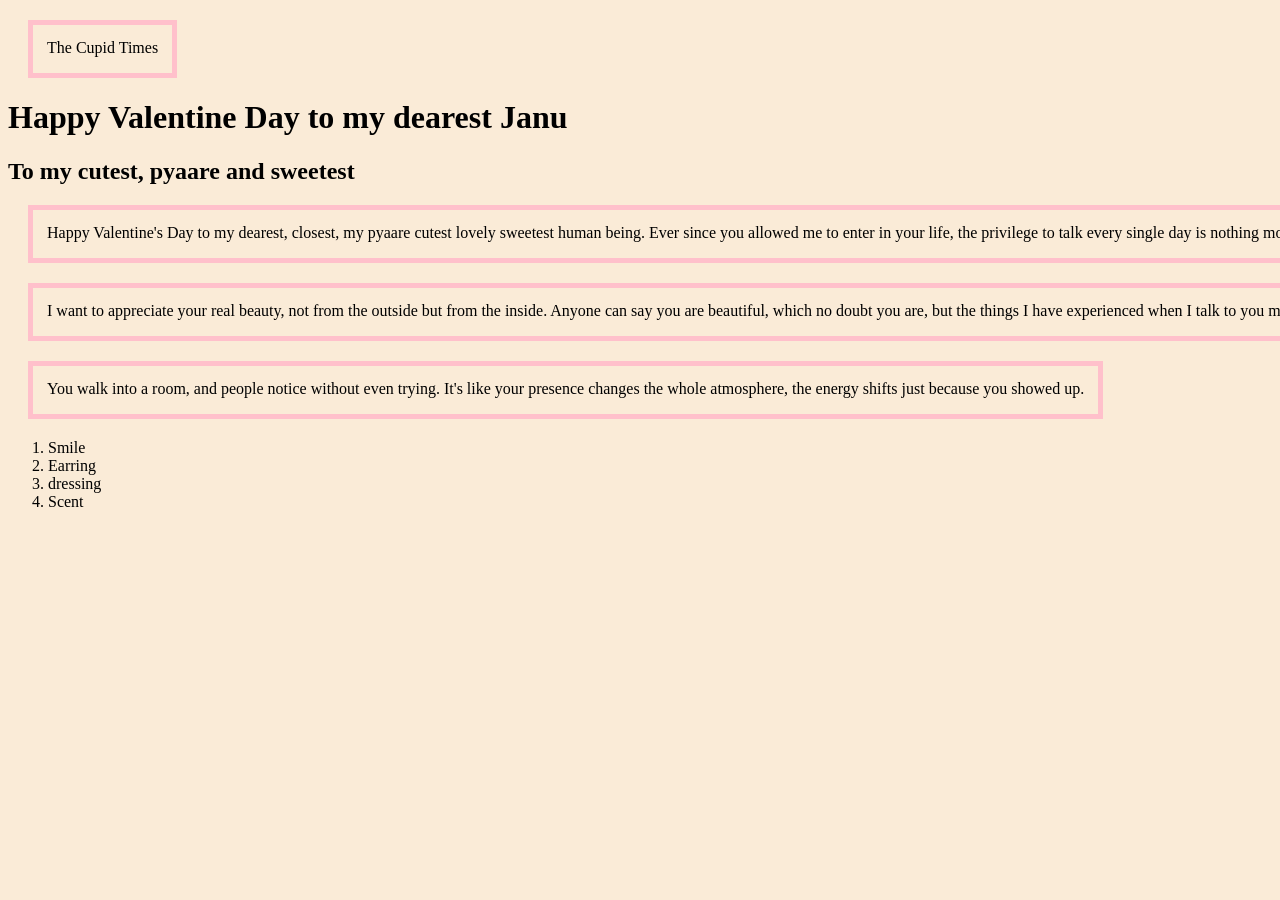
<file: index.html>
<!DOCTYPE html>
<html lang="en">
<head>
    <meta charset="UTF-8">
    <meta name="viewport" content="width=device-width, initial-scale=1.0">
    <title>this is my world </title>
    <link rel="stylesheet" href="style.css">
</head>
<body>
    <main class="card">
        <p class="eyebrow">The Cupid Times</p>
        <h1>Happy Valentine Day to <span>my dearest Janu</span></h1>
        <h2>To my cutest, pyaare and sweetest</h2>
        <p>
            Happy Valentine's Day to my dearest, closest, my pyaare cutest lovely sweetest human being.
            Ever since you allowed me to enter in your life, the privilege to talk every single day is nothing
            more than a blessing to me.
        </p>
        <p>
            I want to appreciate your real beauty, not from the outside but from the inside. Anyone can say you
            are beautiful, which no doubt you are, but the things I have experienced when I talk to you makes me
            fond of you.
        </p>
        <p>
            You walk into a room, and people notice without even trying. It's like your presence changes the whole
            atmosphere, the energy shifts just because you showed up.
        </p>
        <ol>
            <li>Smile</li>
            <li>Earring</li>
            <li>dressing</li>
            <li>Scent</li>
        </ol>
    </main>
</body>
</html>
</file>
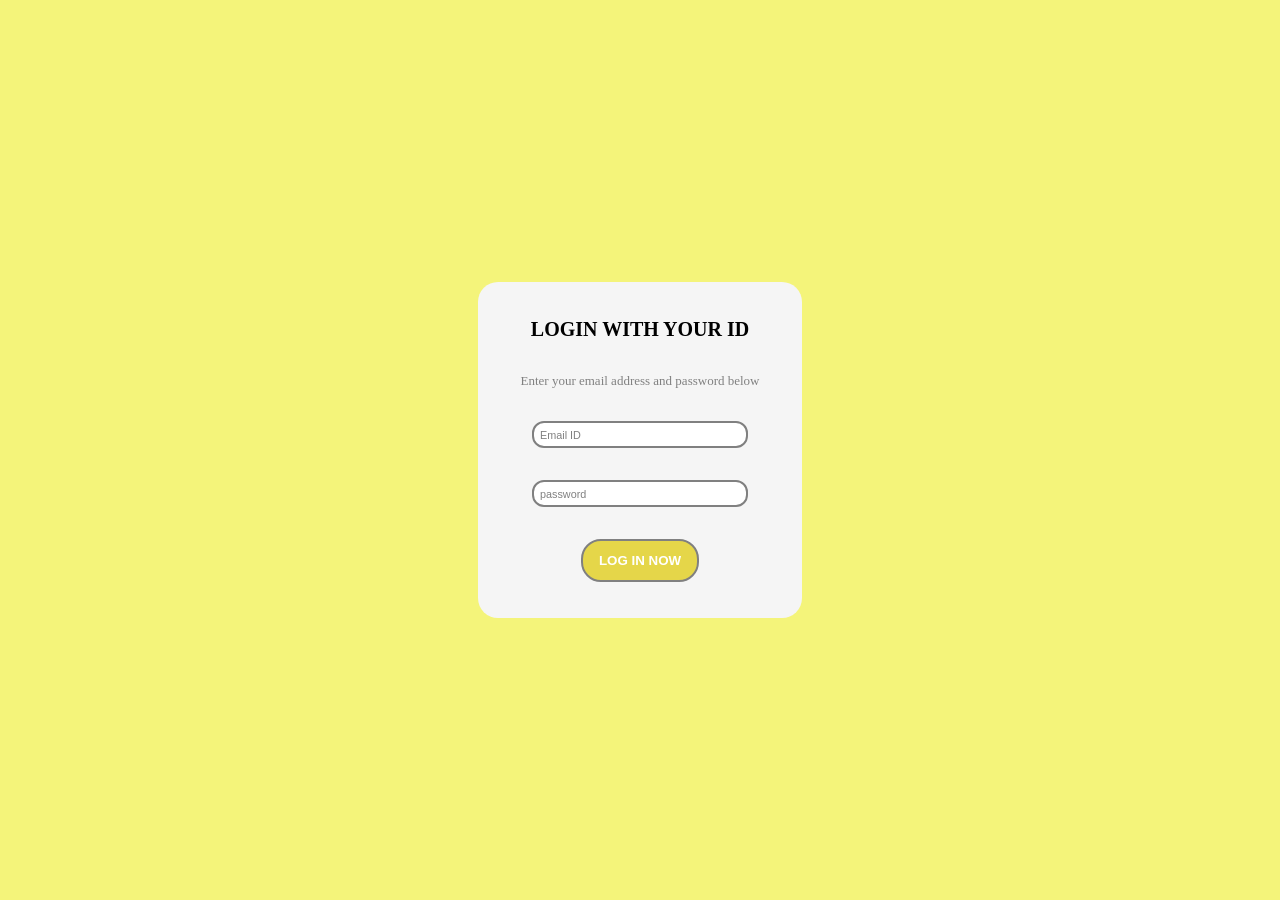
<file: card.html>
<!DOCTYPE html>
<html lang="en">
<head>
    <meta charset="UTF-8">
    <meta name="viewport" content="width=device-width, initial-scale=1.0">
    <title>login card </title>
    <link rel="stylesheet" href="style4.css">

</head>
<body>
    <div class="login">
        <span>
            LOGIN WITH YOUR ID
        </span>
        <a>
            Enter your email address and password below
        </a>
        <!-- <label for="name">Name:</label>                                                                                                                                                                     -->
        <input type="text" id="email" placeholder="Email ID">
        <input type="text" id="password" placeholder="password">
        <button class="submit">
            LOG IN NOW 
        </button>
    </div>    
</body>
</html>
</file>
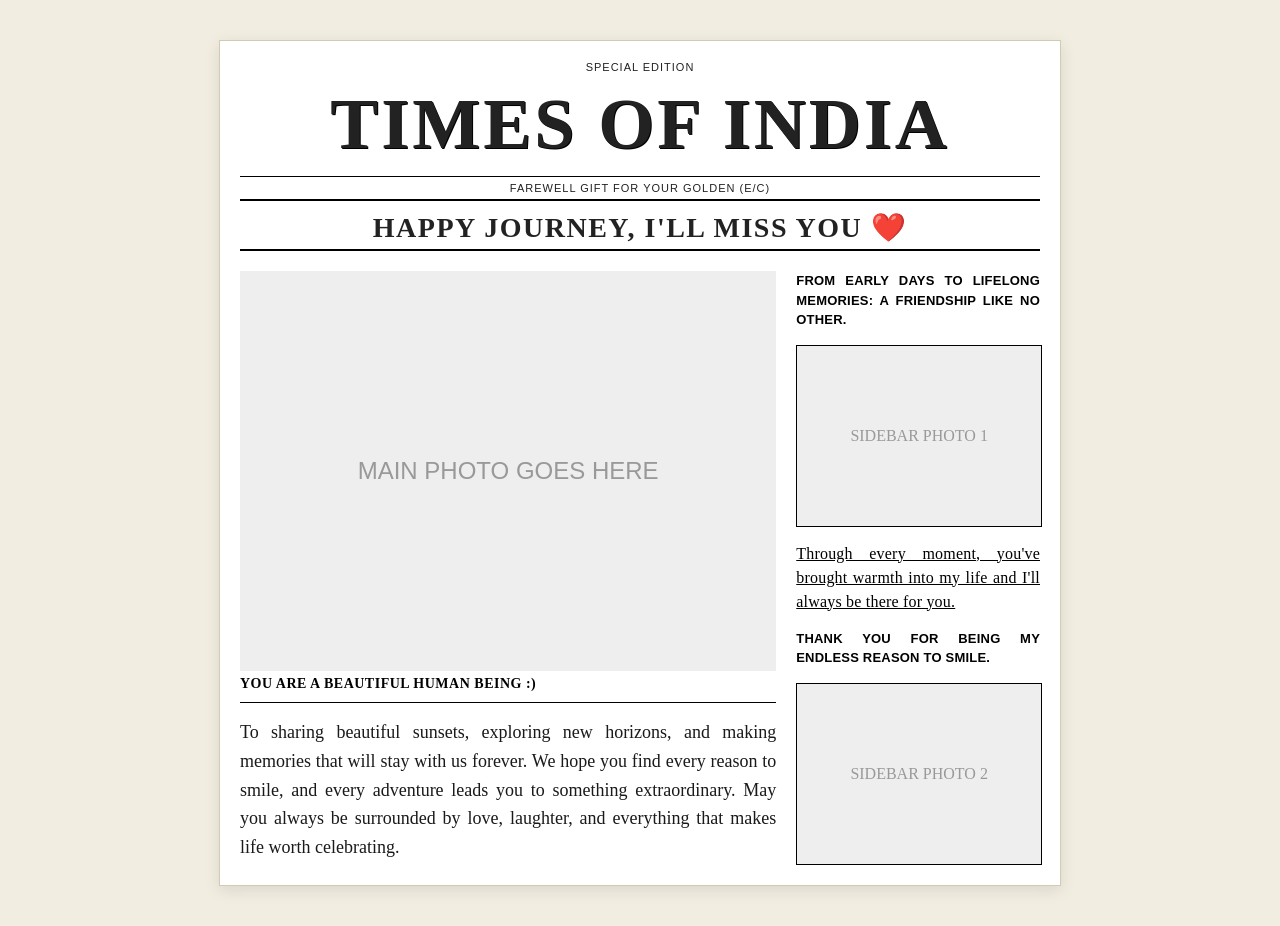
<file: index2.html>
<!doctype html>
<html lang="en">
    <head>
        <meta charset="UTF-8" />
        <meta name="viewport" content="width=device-width, initial-scale=1.0" />
        <title>Farewell News Template</title>
        <style>
            /* 1. Global Reset & Newspaper Paper Background */
            body {
                margin: 0;
                padding: 40px;
                background-color: #f1ede1; /* A slight, aged paper tint */
                font-family: serif; /* Default serif for newspaper feel */
                color: #222;
                display: flex;
                justify-content: center;
            }

            /* 2. Container (The Page) */
            .newspaper-page {
                width: 800px; /* Standard A4ish width for layout */
                background: #fff;
                border: 1px solid #d3cbb1;
                padding: 20px;
                box-shadow: 0 4px 15px rgba(0, 0, 0, 0.1);
                display: flex;
                flex-direction: column;
            }

            /* 3. Header Styling */
            .header {
                border-bottom: 2px solid #000;
                margin-bottom: 10px;
                text-align: center;
                padding-bottom: 5px;
            }

            .special-edition {
                font-family: Arial, sans-serif;
                font-size: 11px;
                text-transform: uppercase;
                letter-spacing: 1px;
            }

            .main-title {
                font-family: "Times New Roman", Times, serif;
                font-size: 72px;
                font-weight: 900;
                letter-spacing: 3px;
                margin: 10px 0;
                text-transform: uppercase;
                text-shadow: 1px 1px 0px #000;
            }

            .divider {
                height: 1px;
                background-color: #000;
                margin-bottom: 5px;
            }

            /* 4. Sub-Header: HAPPY JOURNEY */
            .sub-header {
                font-family: "Times New Roman", Times, serif;
                font-size: 28px;
                font-weight: bold;
                text-transform: uppercase;
                letter-spacing: 1.5px;
                border-bottom: 2px solid #000;
                padding-bottom: 5px;
                margin-bottom: 20px;
                text-align: center;
            }

            /* 5. Main Content Area (Two Columns) */
            .content-area {
                display: flex;
                gap: 20px;
                flex-grow: 1;
            }

            /* 6. Left Column (Wide) */
            .main-column {
                flex: 2.2; /* Takes up most of the width */
                display: flex;
                flex-direction: column;
            }

            .main-photo-wrapper {
                width: 100%;
                margin-bottom: 15px;
                border-bottom: 1px solid #000;
            }

            /* Placeholder for the main photo. Replace with your <img> tag */
            .main-photo-placeholder {
                width: 100%;
                height: 400px;
                background-color: #eee;
                display: flex;
                justify-content: center;
                align-items: center;
                color: #999;
                font-size: 24px;
                font-family: sans-serif;
                margin-bottom: 5px;
            }

            .photo-caption {
                font-family: "Times New Roman", Times, serif;
                font-size: 14px;
                font-weight: bold;
                text-transform: uppercase;
                color: #000;
                letter-spacing: 0.5px;
                margin-bottom: 10px;
            }

            .long-letter {
                font-family: "Times New Roman", Times, serif;
                font-size: 18px;
                line-height: 1.6;
                text-align: justify;
                color: #1a1a1a;
            }

            /* 7. Right Column (Sidebar) */
            .sidebar {
                flex: 1;
                display: flex;
                flex-direction: column;
                gap: 15px;
            }

            /* Basic styling for sidebar text blocks */
            .sidebar-text-block {
                font-family: sans-serif; /* Sidebars often use a simple sans-serif */
                font-size: 13px;
                line-height: 1.5;
                text-align: justify;
                text-transform: uppercase;
                color: #000;
                letter-spacing: 0.2px;
            }

            /* The "FRIENDSHIP LIKE NO OTHER" block */
            .quote-block-1 {
                font-weight: bold;
            }

            /* Standardized placeholder for smaller photos */
            .sidebar-photo-placeholder {
                width: 100%;
                height: 180px;
                background-color: #eee;
                border: 1px solid #000;
                display: flex;
                justify-content: center;
                align-items: center;
                color: #999;
            }

            /* Sidebar text that is NOT all-caps (like the middle section) */
            .sidebar-normal-text {
                font-family: "Times New Roman", Times, serif;
                text-transform: none; /* Turn off all caps */
                font-size: 16px;
                text-decoration: underline; /* Matching the image */
            }
        </style>
    </head>
    <body>
        <div class="newspaper-page">
            <div class="header">
                <div class="special-edition">Special Edition</div>
                <div class="main-title">TIMES OF INDIA</div>
                <div class="divider"></div>
                <div class="special-edition">
                    FAREWELL GIFT FOR YOUR GOLDEN (E/C)
                </div>
            </div>

            <div class="sub-header">Happy Journey, I'll Miss You ❤️</div>

            <div class="content-area">
                <div class="main-column">
                    <div class="main-photo-wrapper">
                        <div class="main-photo-placeholder">
                            MAIN PHOTO GOES HERE
                        </div>

                        <div class="photo-caption">
                            YOU ARE A BEAUTIFUL HUMAN BEING :)
                        </div>
                    </div>

                    <div class="long-letter">
                        To sharing beautiful sunsets, exploring new horizons,
                        and making memories that will stay with us forever. We
                        hope you find every reason to smile, and every adventure
                        leads you to something extraordinary. May you always be
                        surrounded by love, laughter, and everything that makes
                        life worth celebrating.
                    </div>
                </div>

                <div class="sidebar">
                    <div class="sidebar-text-block quote-block-1">
                        FROM EARLY DAYS TO LIFELONG MEMORIES: A FRIENDSHIP LIKE
                        NO OTHER.
                    </div>

                    <div class="sidebar-photo-placeholder">SIDEBAR PHOTO 1</div>

                    <div class="sidebar-text-block sidebar-normal-text">
                        Through every moment, you've brought warmth into my life
                        and I'll always be there for you.
                    </div>

                    <div class="sidebar-text-block quote-block-1">
                        THANK YOU FOR BEING MY ENDLESS REASON TO SMILE.
                    </div>

                    <div class="sidebar-photo-placeholder">SIDEBAR PHOTO 2</div>
                </div>
            </div>
        </div>
    </body>
</html>
</file>
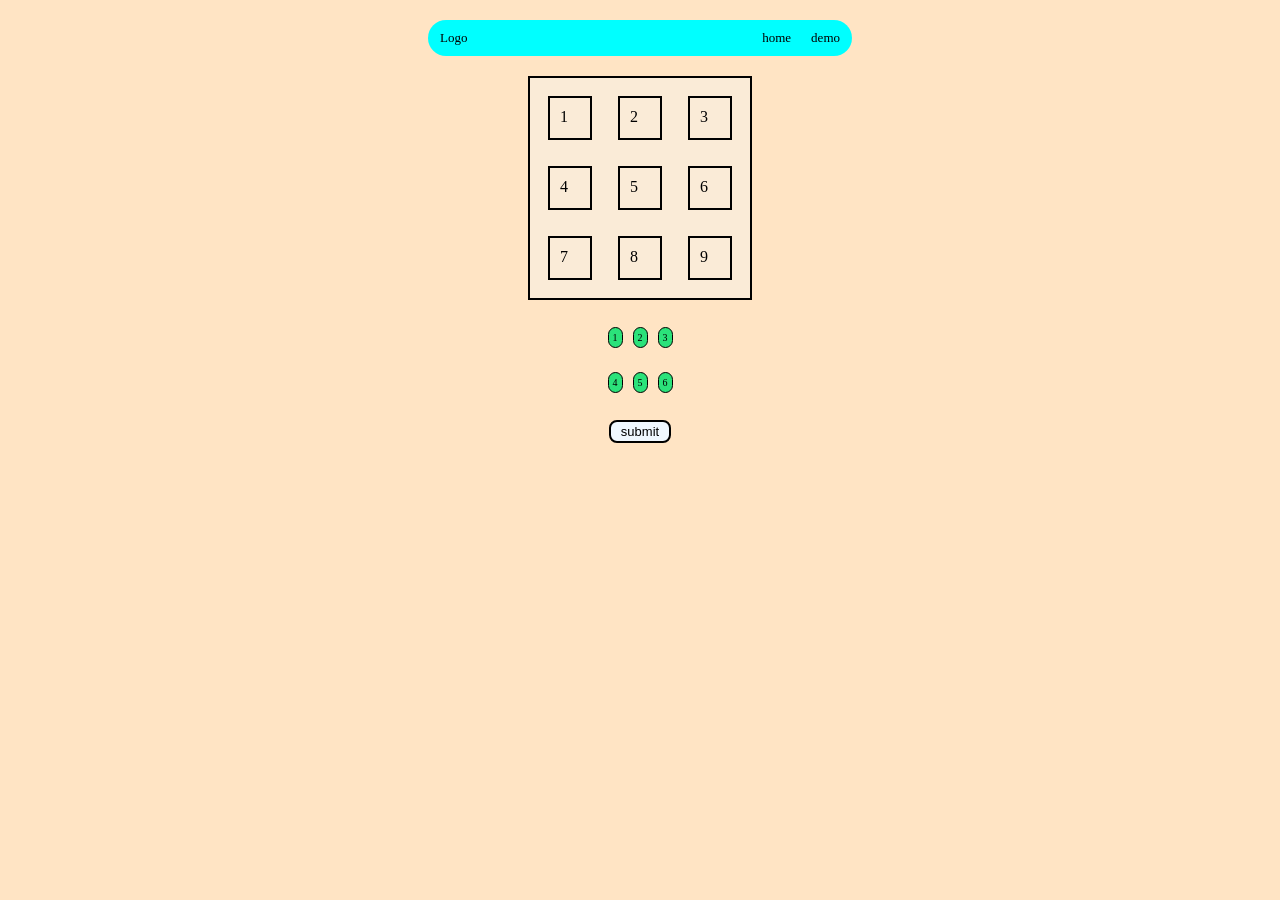
<file: index3.html>
<!DOCTYPE html>
<html lang="en">
<head>
    <meta charset="UTF-8">
    <meta name="viewport" content="width=device-width, initial-scale=1.0">
    <title>flexing</title>
    <link rel="stylesheet" href="style3.css">
</head>
<body>
    <div class="navbar">
        <div class="left">
            <div class="logo">Logo</div>
        </div>
        <div class="right">
            <div class="link1">home</div>
            <div class="link2">demo</div>
        </div>
        
    </div>
    <div class="page">
        <div class="parent">
            <div class="box">1</div>
            <div class="box">2</div>
            <div class="box">3</div>
            <div class="box">4</div>
            <div class="box">5</div>
            <div class="box">6</div>
            <div class="box">7</div>
            <div class="box">8</div>
            <div class="box">9</div>
        </div>
    </div>
    <div class="button">
        <div class="btn">1</div>
        <div class="btn">2</div>
        <div class="btn">3</div>
        <div class="btn">4</div>
        <div class="btn">5</div>
        <div class="btn">6</div>
    </div>
    <div class="button-wrapper">
        <button class="login-button" onclick="alert('button clicked')">
            submit
        </button>
    </div>
    
    
</body>
</html>
</file>
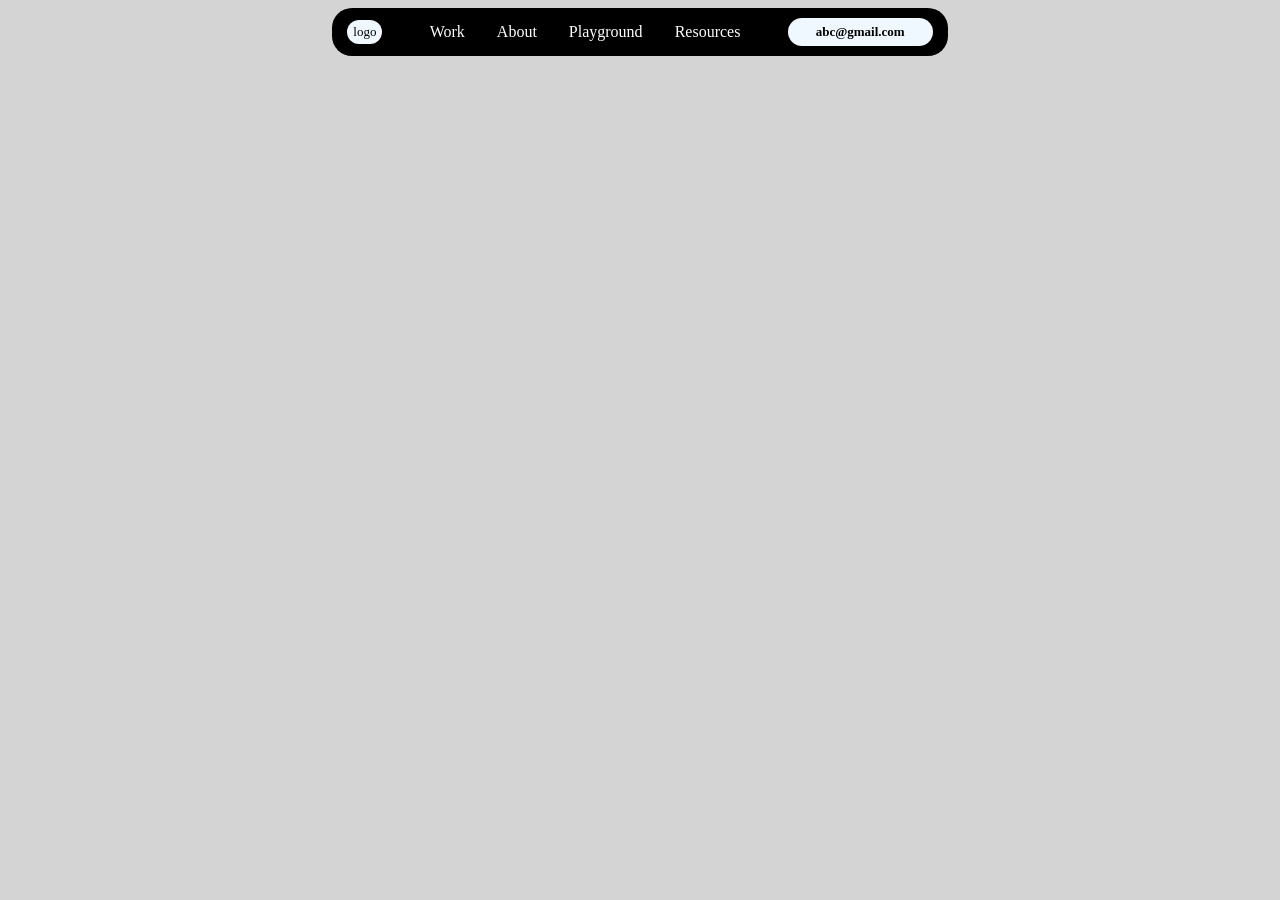
<file: nav.html>
<!DOCTYPE html>
<html lang="en">
<head>
    <meta charset="UTF-8">
    <meta name="viewport" content="width=device-width, initial-scale=1.0">
    <title>navbar creation</title>
    <link rel="stylesheet" href="style5.css">
</head>
<body>
    <div class="navbar">
        <div class="left">logo</div>
        <div class="middle">
            <a href="#">Work</a>
            <a href="#">About</a>
            <a href="#">Playground</a>
            <a href="#">Resources</a>
        </div>
        <div class="right">abc@gmail.com</div>
    </div>
</body>
</html>
</file>
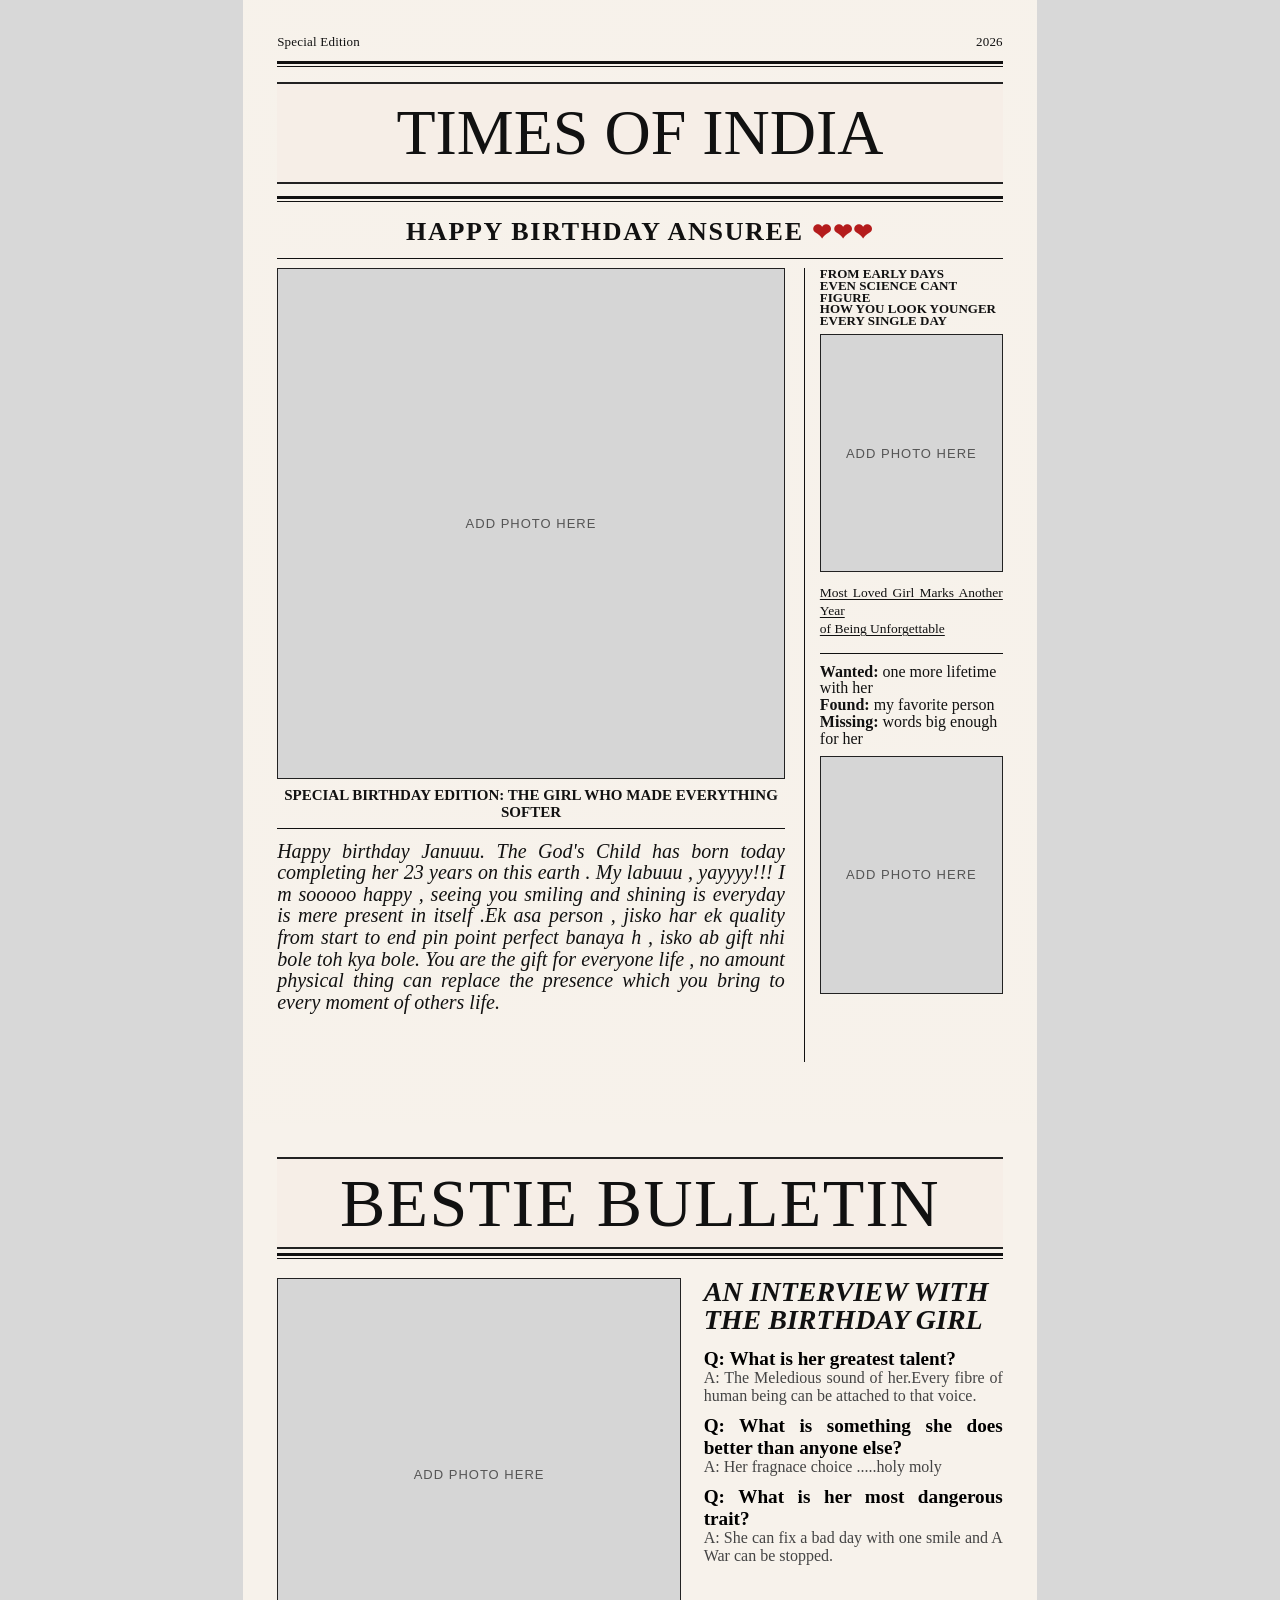
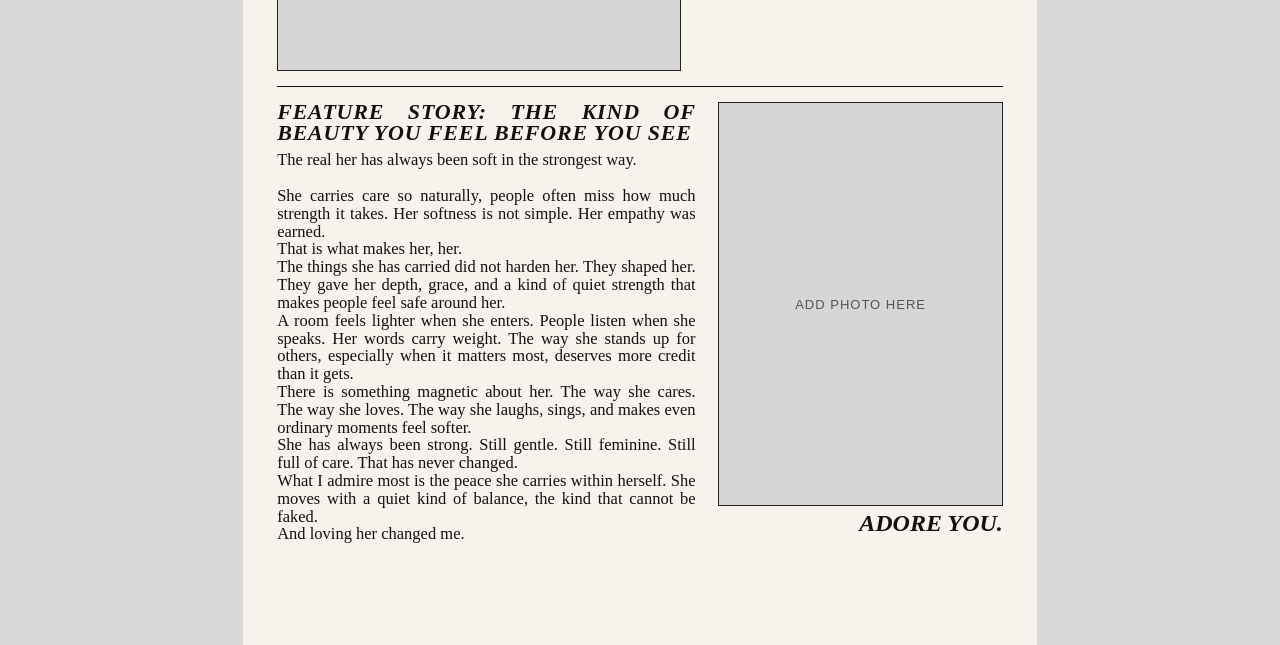
<file: newspaper.html>
<!doctype html>
<html lang="en">
    <head>
        <meta charset="UTF-8" />
        <title>Times of India Birthday Newspaper</title>

        <style>
            @page {
                size: A4;
                margin: 0;
            }

            * {
                box-sizing: border-box;
            }

            body {
                margin: 0;
                background: #d8d8d8;
                font-family: "Times New Roman", Georgia, serif;
                color: #111;
            }

            .page {
                width: 210mm;
                height: 297mm;
                margin: 0 auto;
                background: #f7f1e7;
                padding: 9mm 9mm 8mm;
                position: relative;
                overflow: hidden;
                page-break-after: always;
            }

            .page.clean {
                background:
                    linear-gradient(
                        rgba(255, 255, 255, 0.25),
                        rgba(255, 255, 255, 0.25)
                    ),
                    #f4eee4;
            }

            .top-strip {
                display: flex;
                justify-content: space-between;
                align-items: normal;
                font-size: 13px;
                margin-bottom: 3mm;
                letter-spacing: 0.2px;
            }

            .top-strip .center {
                text-align: center;
                font-size: 25px;
                line-height: 1;
                font-weight: bold;
                letter-spacing: 2px;
            }

            .top-strip .right {
                text-align: right;
            }

            .masthead {
                width: 100%;
                padding: 12px 24px;
                background: #f6eee7;
                border-top: 2px solid #222;
                border-bottom: 2px solid #222;
                text-align: center;
                overflow: hidden;
            }

            .masthead.times {
                font-size: 64px;
                margin-top: 1mm;
                margin-bottom: 3mm;
            }

            .masthead.bestie {
                margin: 0;
                font-family: "Bodoni Moda", "Libre Bodoni", serif;
                font-size: clamp(42px, 7vw, 68px);
                font-weight: 500;
                line-height: 0.95;
                text-transform: uppercase;
                letter-spacing: 0.02em;
                white-space: nowrap;
            }

            .double-rule {
                border-top: 3px solid #111;
                border-bottom: 1.5px solid #111;
                height: 6px;
                margin: 0 0 4mm;
            }

            .single-rule {
                border-top: 2px solid #111;
                margin: 3mm 0;
            }

            .thin-rule {
                border-top: 1.3px solid #111;
                margin: 2.4mm 0;
            }

            .birthday-title {
                text-align: center;
                font-size: 26px;
                font-weight: bold;
                letter-spacing: 1.7px;
                margin: 3mm 0 3mm;
                text-transform: uppercase;
            }

            .page-one-grid {
                display: grid;
                grid-template-columns: 2.55fr 1fr;
                gap: 5mm;
                align-items: start;
            }

            .photo-box {
                background: #d6d6d6;
                border: 1.4px solid #222;
                display: flex;
                align-items: center;
                justify-content: center;
                text-align: center;
                color: #555;
                font-family: Arial, sans-serif;
                font-size: 13px;
                letter-spacing: 1px;
                text-transform: uppercase;
            }

            .photo-box.large-main {
                width: 100%;
                height: 135mm;
            }

            .photo-box.side-photo {
                width: 100%;
                height: 63mm;
                margin: 2mm 0 3mm;
            }

            .photo-box.side-photo-bottom {
                width: 100%;
                height: 63mm;
                margin-top: 2.2mm;
            }

            .main-caption {
                text-align: center;
                font-size: 15px;
                font-weight: bold;
                margin-top: 2.2mm;
                text-transform: uppercase;
            }

            .caption-rule {
                border-top: 1.3px solid #111;
                margin-top: 2mm;
            }

            .side-column {
                border-left: 1.6px solid #111;
                padding-left: 4mm;
                min-height: 210mm;
            }

            .side-heading {
                font-size: 13px;
                font-weight: 600;
                line-height: 0.9;
                text-transform: uppercase;
                margin-bottom: 2mm;
            }

            .side-underlined {
                font-size: 13.5px;
                line-height: 1.35;
                text-decoration: underline;
                text-underline-offset: 2px;
                margin-bottom: 4mm;
                text-align: justify;
            }

            .side-thanks {
                font-size: 16px;
                line-height: 1.05;
                /*text-transform: uppercase;*/
                margin-top: 2mm;
            }

            .bottom-message {
                margin-top: 3mm;
                font-size: 20px;
                line-height: 1.08;
                font-style: italic;
                text-align: justify;
                flex: 1;
            }

            .page-two-top-rule {
                border-top: 3px solid #111;
                border-bottom: 1.5px solid #111;
                height: 6px;
                margin-top: 1mm;
                margin-bottom: 5mm;
            }

            .page-two .page-two-upper {
                display: grid;
                grid-template-columns: 1.35fr 1fr;
                gap: 6mm;
                align-items: stretch;
                margin-bottom: 4mm;
            }

            .photo-box.page-two-main {
                width: 100%;
                height: 104mm;
            }

            .page-two .page-two-upper article,
            .page-two .page-two-lower article {
                display: flex;
                flex-direction: column;
                min-width: 0;
                height: 100%;
            }

            .page-two .flex-1 {
                flex: 1 1 auto;
                min-height: 0;
            }

            .love-title {
                font-size: 28px;
                font-weight: bold;
                line-height: 1;
                text-transform: uppercase;
                /*margin-bottom: 4mm;*/
                font-style: italic;
            }

            .love-text {
                font-size: 20px;
                line-height: 1.12;
                text-align: justify;
                margin: 4px 0 0;
            }
            .love-text dt {
                font-size: 1.2rem; /* Larger font size */
                font-weight: 600; /* Slightly thicker as we discussed earlier */
                margin-top: 10px; /* Adds space before each new question */
                color: #000; /* Keeps it sharp */
            }

            .love-text dt:first-child {
                margin-top: 8;
            }

            /* This targets ONLY the Answers */
            .love-text dd {
                font-size: 1rem; /* Standard size */
                margin-left: 0; /* Removes default browser indentation */
                color: #444; /* Optional: slightly lighter color for contrast */
            }

            .page-two .page-two-lower {
                display: grid;
                grid-template-columns: 1.25fr 0.85fr;
                gap: 6mm;
                align-items: stretch;
                border-top: 1.5px solid #111;
                padding-top: 4mm;
            }

            .thanks-title {
                font-size: 22px;
                line-height: 0.95;
                font-style: italic;
                font-weight: bold;
                text-transform: uppercase;
                letter-spacing: 0.8px;
                text-align: justify;
                margin-bottom: 2mm;
            }

            .thanks-body {
                font-size: 16.5px;
                line-height: 1.08;
                text-align: justify;
            }

            .photo-box.page-two-bottom {
                width: 100%;
                height: 107mm;
            }

            .bottom-love {
                font-size: 24px;
                font-weight: bold;
                font-style: italic;
                text-align: right;
                margin-top: 1mm;
                text-transform: uppercase;
            }

            .heart {
                color: #b41c1c;
                font-size: 23px;
            }

            @media print {
                body {
                    background: white;
                }

                .page {
                    margin: 0;
                    box-shadow: none;
                }
            }
        </style>
    </head>

    <body>
        <!-- PAGE 1 -->
        <section class="page clean">
            <div class="top-strip">
                <div>Special Edition</div>
                <!--<div class="center">❦ ❧ ❦</div>-->
                <div class="right">2026</div>
            </div>
            <div class="double-rule"></div>
            <div class="masthead times">TIMES OF INDIA</div>

            <div class="double-rule"></div>

            <div class="birthday-title">
                HAPPY BIRTHDAY ANSUREE <span class="heart">❤❤❤</span>
            </div>

            <div class="thin-rule"></div>

            <div class="page-one-grid">
                <div>
                    <div class="photo-box large-main">ADD PHOTO HERE</div>

                    <div class="main-caption">
                        Special Birthday Edition: The Girl Who Made Everything
                        Softer
                    </div>

                    <div class="caption-rule"></div>

                    <div class="bottom-message">
                        Happy birthday Januuu. The God's Child has born today
                        completing her 23 years on this earth . My labuuu ,
                        yayyyy!!! I m sooooo happy , seeing you smiling and
                        shining is everyday is mere present in itself .Ek asa
                        person , jisko har ek quality from start to end pin
                        point perfect banaya h , isko ab gift nhi bole toh kya
                        bole. You are the gift for everyone life , no amount
                        physical thing can replace the presence which you bring
                        to every moment of others life.
                    </div>
                </div>

                <aside class="side-column">
                    <div class="side-heading">
                        FROM EARLY DAYS <br />
                        EVEN SCIENCE CANT FIGURE <br />
                        HOW YOU LOOK YOUNGER EVERY SINGLE DAY
                    </div>

                    <div class="photo-box side-photo">ADD PHOTO HERE</div>

                    <div class="side-underlined">
                        Most Loved Girl Marks Another Year<br />
                        of Being Unforgettable
                    </div>
                    <div class="thin-rule"></div>
                    <div class="side-thanks">
                        <strong>Wanted:</strong> one more lifetime with her<br />
                        <strong>Found:</strong> my favorite person<br />
                        <strong>Missing:</strong> words big enough for her<br />
                    </div>

                    <div class="photo-box side-photo-bottom">
                        ADD PHOTO HERE
                    </div>
                </aside>
            </div>
        </section>

        <!-- PAGE 2 -->
        <section class="page clean page-two">
            <!--<div class="double-rule"></div>-->
            <div class="masthead bestie">BESTIE BULLETIN</div>

            <div class="page-two-top-rule"></div>

            <div class="page-two-upper">
                <div class="photo-box page-two-main">ADD PHOTO HERE</div>

                <article>
                    <div class="love-title">
                        An Interview With The Birthday Girl
                    </div>

                    <dl class="love-text">
                        <dt>Q: What is her greatest talent?</dt>
                        <dd>
                            A: The Meledious sound of her.Every fibre of human being can be attached to that voice.
                        </dd>

                        <dt>
                            Q: What is something she does better than anyone
                            else?
                        </dt>
                        <dd>
                            A: Her fragnace choice .....holy moly
                        </dd>

                        <dt>Q: What is her most dangerous trait?</dt>
                        <dd>
                            A: She can fix a bad day with one smile and A War can be stopped.
                        </dd>
                    </dl>
                </article>
            </div>

            <div class="page-two-lower">
                <article>
                    <div class="thanks-title">
                        Feature Story: The Kind of Beauty You Feel Before You See
                    </div>

                    <div class="thanks-body flex-1">
                        The real her has always been soft in the strongest way.<br>
                        <br>
                        She carries care so naturally, people often miss how much strength it takes. 
                        Her softness is not simple. Her empathy was earned. <br>    
                     
                        That is what makes her, her.<br>
                        The things she has carried did not harden her. They shaped her. They gave her depth, grace, and a kind of quiet strength that makes people feel safe around her.
                        <br>
                        A room feels lighter when she enters. People listen when she speaks. Her words carry weight. The way she stands up for others, especially when it matters most, deserves more credit than it gets.
                        <br>
                        There is something magnetic about her. The way she cares. The way she loves. The way she laughs, sings, and makes even ordinary moments feel softer.
                        <br>
                        She has always been strong. Still gentle. Still feminine. Still full of care. That has never changed.
                        
                        <br>What I admire most is the peace she carries within herself. She moves with a quiet kind of balance, the kind that cannot be faked.
                        <br>And loving her changed me.
                        
                    </div>
                </article>

                <div>
                    <div class="photo-box page-two-bottom">ADD PHOTO HERE</div>

                    <div class="bottom-love">Adore You.</div>
                </div>
            </div>
        </section>
    </body>
</html>
</file>
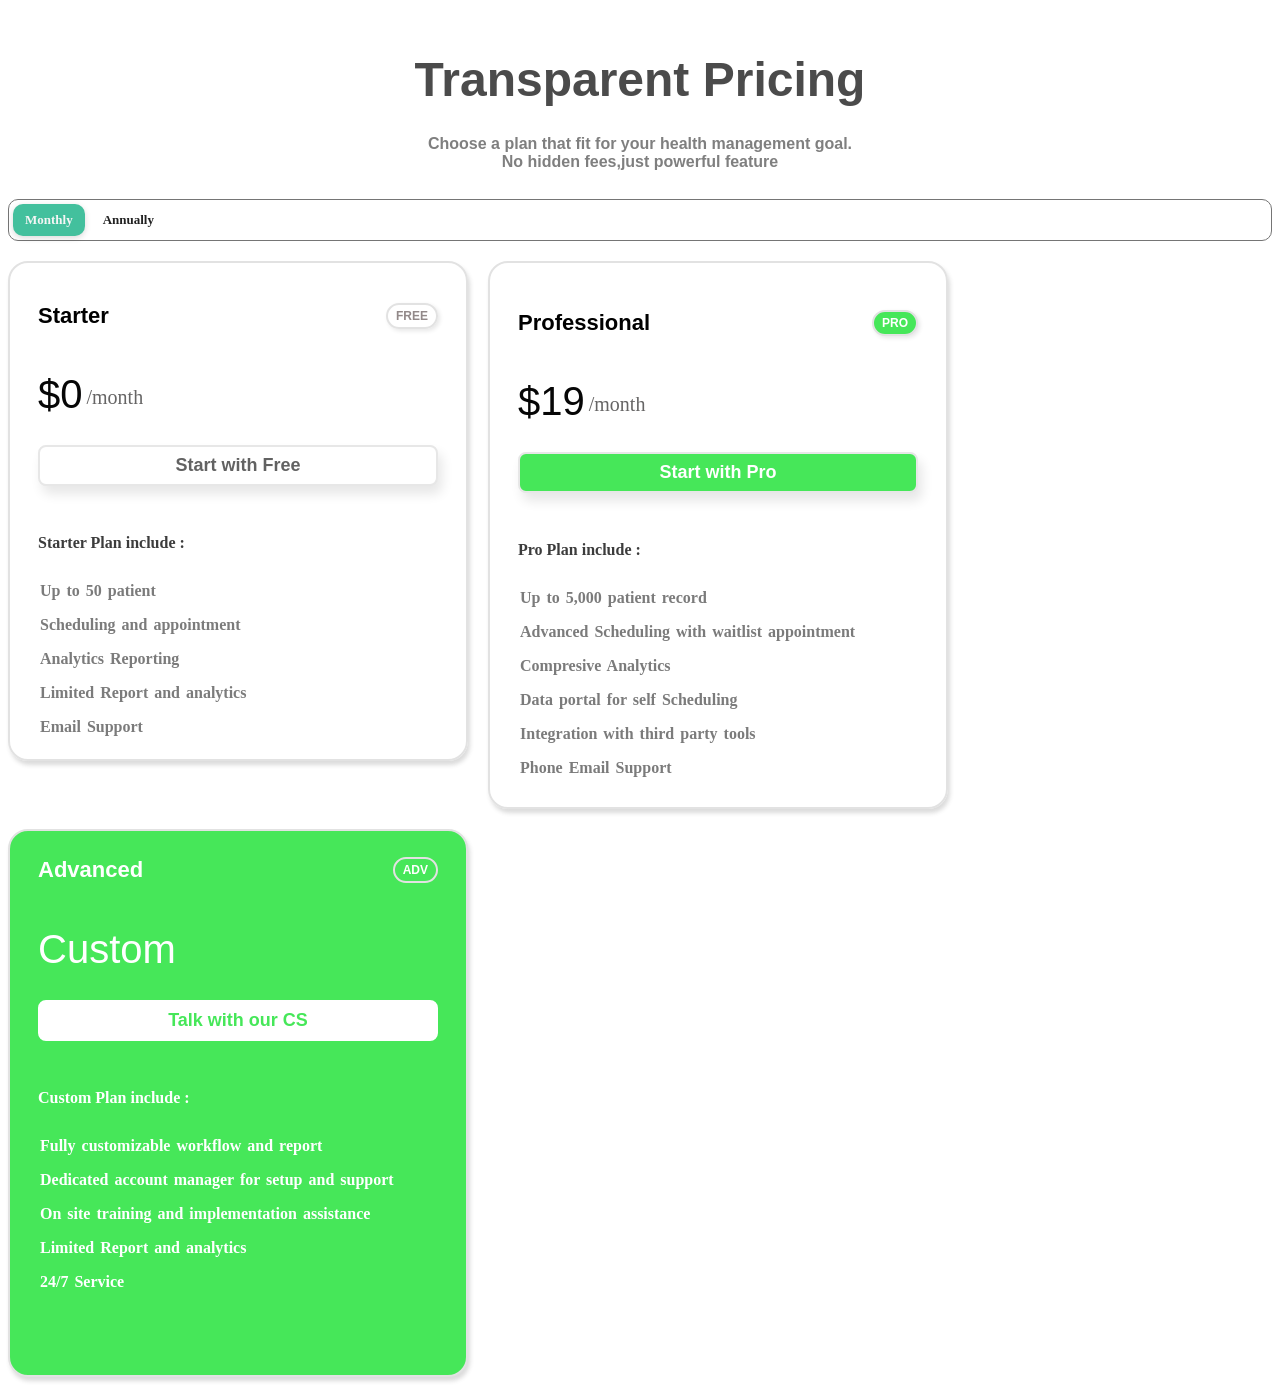
<file: pricing_card.html>
<!DOCTYPE html>
<html lang="en">
<head>
    <meta charset="UTF-8">
    <meta name="viewport" content="width=device-width, initial-scale=1.0">
    <link rel="stylesheet" href="style8.css">
    <title>pricing card</title>
</head>
<body>
    <div class="hero">
        <h1>Transparent Pricing</h1>
        <p>Choose a plan that fit for your health management goal.<br>
        No hidden fees,just powerful feature </p>
    </div>
    
    <div class="toggle-container">
        <div class="toggle-btn active">Monthly</div>
        <div class="toggle-btn ">Annually</div>
    </div>
    <div class="wrapper">
        <div class="card">
            <div class="card-header">
                <h2>Starter</h2>
                <p>FREE</p>
            </div>
            <div class="price">
                <span class="amt">$0</span>
                <span class="month">/month</span>
            </div>
            <button class="btn">Start with Free</button>
            <div class="content">
                <p>Starter Plan include :</p>
                <a>Up to 50 patient</a>
                <a>Scheduling and appointment</a>
                <a>Analytics Reporting</a>
                <a>Limited Report and analytics</a>
                <a>Email Support</a>
            </div>
        </div>
        <div class="card featured">
            <div class="card-header pro">
                <h2>Professional</h2>
                <p>PRO</p>
            </div>
            <div class="price">
                <span class="amt">$19</span>
                <span class="month">/month</span>
            </div>
            <button class="btn up">Start with Pro</button>
            <div class="content">
                <p>Pro Plan include :</p>
                <a>Up to 5,000 patient record</a>
                <a>Advanced Scheduling with waitlist appointment</a>
                <a>Compresive Analytics </a>
                <a>Data portal for self Scheduling</a>
                <a>Integration with third party tools</a>
                <a>Phone Email Support</a>
            </div>
        </div>
        <div class="card adv">
            <div class="card-header lo">
                <h2>Advanced</h2>
                <p>ADV</p>
            </div>
            <div class="price ">
                <span class="amt ano">Custom</span>
                <!-- <span class="month">/month</span> -->
            </div>
            <button class="btn adv-btn">Talk with our CS</button>
            <div class="content adv">
                <p>Custom Plan include :</p>
                <a>Fully customizable workflow and report</a>
                <a>Dedicated account manager for setup and support</a>
                <a>On site training and implementation assistance</a>
                <a>Limited Report and analytics</a>
                <a>24/7 Service</a>
            </div>
        </div>
    </div>
    
</body>
</html>
</file>
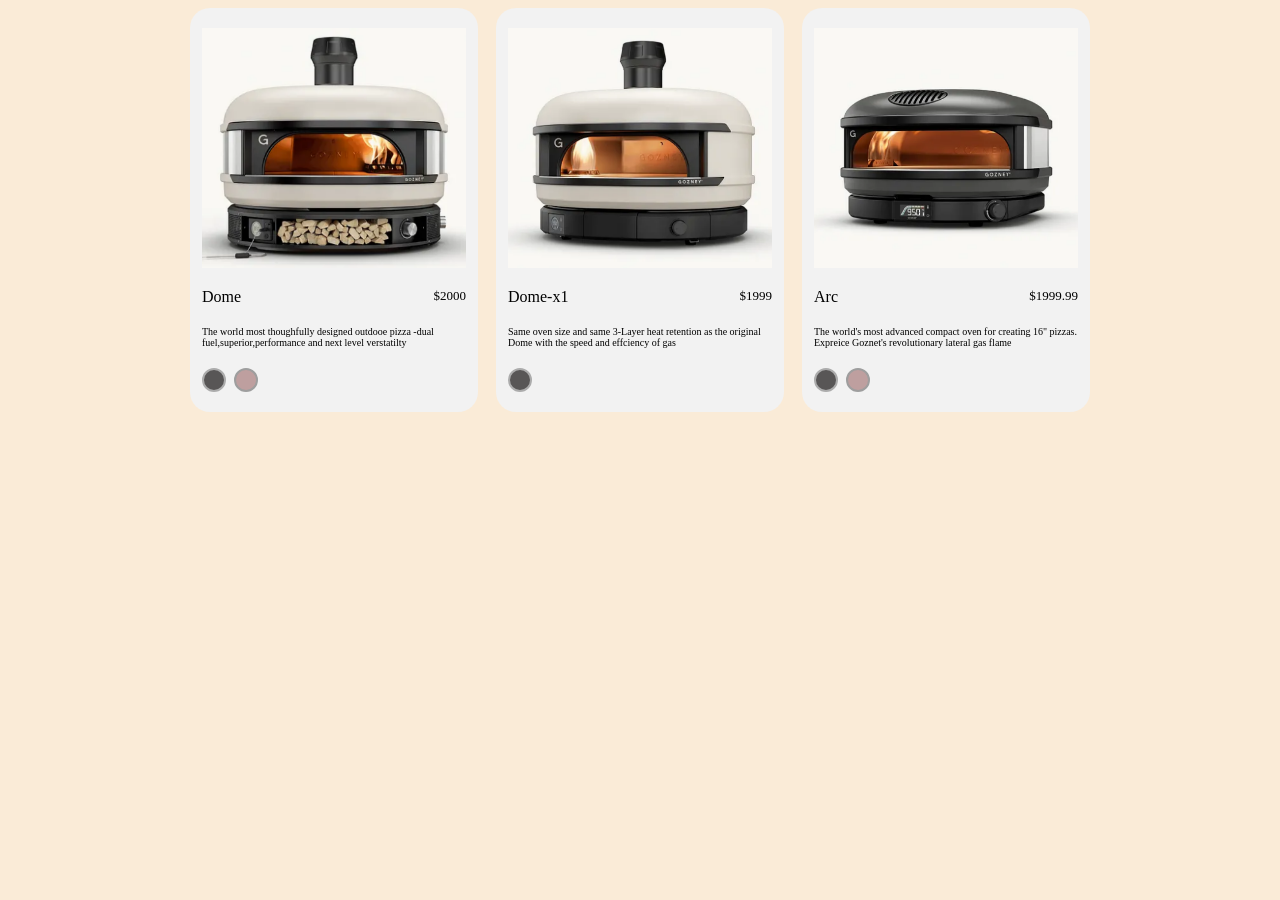
<file: shopping.html>
<!DOCTYPE html>
<html lang="en">
<head>
    <meta charset="UTF-8">
    <meta name="viewport" content="width=device-width, initial-scale=1.0">
    <title>shopping card</title>
    <link rel="stylesheet" href="style6.css">
</head>
<body>
    <div class="card1">
        <img src="Demo.png" alt="dome of greece">
        <div class="header">
            <div class="dome">Dome</div> 
            <div class="price">$2000</div>
        </div>
        <div class="des">The world most thoughfully designed outdooe pizza -dual fuel,superior,performance and next level verstatilty</div>
        <div class="color">
            <div class="color1"></div>
            <div class="color2"></div>
        </div>
        
    </div>
    <div class="card2">
        <img src="dome-x1.png" alt="dome of greece">
        <div class="header">
            <div class="dome">Dome-x1</div> 
            <div class="price">$1999</div>
        </div>
        <div class="des">Same oven size and same 3-Layer heat retention as the original Dome with the speed and effciency of gas</div>
        <div class="color">
            <div class="color1"></div>
            <!-- <div class="color2"></div> -->
        </div>
    </div>
    <div class="card3">
        <img src="arc.png" alt="dome of greece">
        <div class="header">
            <div class="dome">Arc</div> 
            <div class="price">$1999.99</div>
        </div>
        <div class="des">The world's most advanced compact oven for creating 16" pizzas. Expreice Goznet's revolutionary lateral gas flame</div>
        <div class="color">
            <div class="color1"></div>
            <div class="color2"></div>
        </div>
    </div>
</body>
</html>
</file>
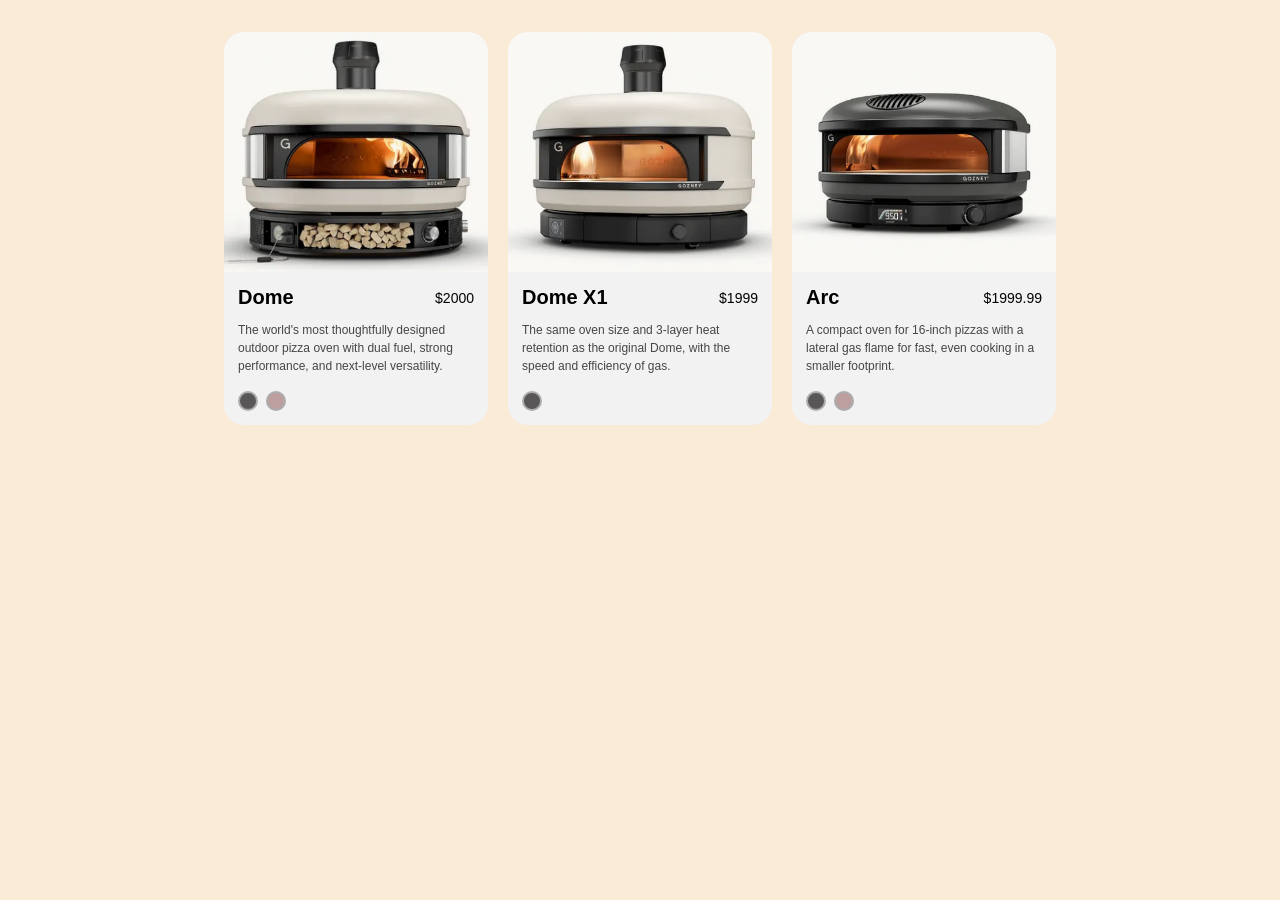
<file: shopping2.html>
<!DOCTYPE html>
<html lang="en">
<head>
    <meta charset="UTF-8">
    <meta name="viewport" content="width=device-width, initial-scale=1.0">
    <title>Shopping Cards Optimized</title>
    <link rel="stylesheet" href="style7.css">
</head>
<body>
    <main class="products">
        <article class="card">
            <img class="card-image" src="Demo.png" alt="Dome outdoor oven">
            <div class="card-content">
                <div class="card-header">
                    <h2 class="card-title">Dome</h2>
                    <p class="card-price">$2000</p>
                </div>
                <p class="card-description">
                    The world's most thoughtfully designed outdoor pizza oven with dual fuel,
                    strong performance, and next-level versatility.
                </p>
                <div class="card-colors">
                    <span class="color-swatch swatch-dark" aria-label="Dark gray color option"></span>
                    <span class="color-swatch swatch-light" aria-label="Light beige color option"></span>
                </div>
            </div>
        </article>

        <article class="card">
            <img class="card-image" src="dome-x1.png" alt="Dome X1 outdoor oven">
            <div class="card-content">
                <div class="card-header">
                    <h2 class="card-title">Dome X1</h2>
                    <p class="card-price">$1999</p>
                </div>
                <p class="card-description">
                    The same oven size and 3-layer heat retention as the original Dome, with
                    the speed and efficiency of gas.
                </p>
                <div class="card-colors">
                    <span class="color-swatch swatch-dark" aria-label="Dark gray color option"></span>
                </div>
            </div>
        </article>

        <article class="card">
            <img class="card-image" src="arc.png" alt="Arc compact outdoor oven">
            <div class="card-content">
                <div class="card-header">
                    <h2 class="card-title">Arc</h2>
                    <p class="card-price">$1999.99</p>
                </div>
                <p class="card-description">
                    A compact oven for 16-inch pizzas with a lateral gas flame for fast,
                    even cooking in a smaller footprint.
                </p>
                <div class="card-colors">
                    <span class="color-swatch swatch-dark" aria-label="Dark gray color option"></span>
                    <span class="color-swatch swatch-light" aria-label="Light beige color option"></span>
                </div>
            </div>
        </article>
    </main>
</body>
</html>
</file>
<file: style.css>
p {
  height: 20px;
  padding: 14px;
  border: 5px solid;
  width: max-content;
  border-color: pink;
  margin: 20px;
}
body{
    background-color: antiquewhite;
}
</file>
<file: style4.css>
body{
    margin: 0px;
    min-height: 100vh;
    background-color: rgb(244, 244, 122);
    display: flex;
    align-items: center;
    justify-content: center;
}
.login{
    padding: 8px 12px;
    background-color: whitesmoke;
    height: 320px;
    width: 300px;
    flex-wrap: wrap;
    display: flex;
    flex-direction: column;
    align-items: center;
    justify-content: center;
    gap: 32px;
    border-radius: 20px;
}
.login span{
    font-size:20px;
    font-weight: bold;
}
.login a{
    font-size: small;
    font-weight: lighter;
    color: grey;
}
input{
    width: 200px;
    padding: 4px 6px;
    border: 2px solid grey;
    border-radius: 12px;
    font-size: small;
}
.login input::placeholder{
    color: gray;
    font-size: smaller;

}

.submit{
    border: 2px solid grey;
    padding: 12px 16px;
    border-radius: 20px;
    background-color: rgb(229, 214, 73);
    color: white;
    font-weight: 700;
}
</file>
<file: style3.css>
body{
    background-color: bisque;
}
.navbar{
    height: 32px;
    width: 420px;
    margin: 20px auto;
    display: flex;
    padding: 2px;
    justify-content: space-between;
    align-items: center;
    background-color: aqua;
    border-radius: 20px;

}
.left{
    padding: 10px;;
    font-size: small;
}
.right{
    padding: 10px;
    font-size: small;
    display: flex;
    gap:20px;
    align-items: center;
}

.page{
    display: flex;
    justify-content: center;
    align-items: center;
}
.parent{
    height: 200px;
    width: 200px;
    background-color: antiquewhite;
    border: 2px solid black;
    border-color: black;
    display:flex;
    justify-content: space-around;
    gap: 10px;
    padding: 10px;
    flex-wrap: wrap;
    align-items: center;
}
.box{
    height: 20px;
    width: 20px;
    border: 2px solid black;
    padding: 10px;
}

.button{
    height: 80px;
    width: 80px;
    margin: auto;
    display: flex;
    justify-content: center;
    align-items: center;
    padding: 20px;
    gap: 10px;
    flex-wrap: wrap;
    /* border: 20px solid black; */
}
.btn{
    font-size: x-small;
    padding: 4px;
    background-color: rgb(43, 226, 122);
    justify-items: center;
    border: 1px solid black;
    border-radius: 10px;
    
}
.button-wrapper{
    display: flex;
    justify-content:center;
}
.login-button{
    /* height: 10px;
    width: 10px; */
    background-color: aliceblue;
    display: inline-flex;
    justify-content: center;
    align-items: center;
    border: 2px solid black;
    font-size: small;
    padding: 2px 10px;
    border-radius: 8px;
}
</file>
<file: style5.css>
body{
    display: flex;
    justify-content: center;
    align-items: center;
    background-color: rgb(212, 212, 212);
}
.navbar{
    background-color: black;
    color: azure;
    height: 40px;
    width: 600px;
    display: flex;
    justify-content: space-evenly;
    align-items: center;
    gap: 40px;
    border-radius: 20px;
    padding: 4px 8px;
}
.navbar .left{
    background-color: aliceblue;
    color:black;
    border-radius: 20px;
    padding: 4px 6px;
    font-size: small;
}
.navbar .middle{
    display: flex;  
    gap: 32px;
    color: aliceblue;
}
.middle a {
    color: white;
    text-decoration: none;
}
.navbar .right{
    background-color: aliceblue;
    font-size: small;
    color: black;
    font-weight: 600;
    border-radius: 20px;
    padding: 6px 28px;
    word-spacing: 10%;
}
</file>
<file: style8.css>
body{
    justify-items: center;
}
.hero{
    display: flex;
    justify-content: center;
    flex-direction: column;
    align-items: center;
    text-align: center;   
    /* this one wAS NEW  */
    padding: 12px;
    
}
.hero h1{
    font-display: block;
    font-family: 'Inter', sans-serif;
    font-size: 48px;
    margin-bottom: 12px;
    color: rgb(75, 75, 75);
}
.hero p{
    font-family: 'Inter', sans-serif;
    font-size: 16px;
    color: rgb(127, 127, 127);
    font-weight: 600;
}
.toggle-container{
    display: flex;
    gap: 6px;
    border: 1px solid rgb(117, 117, 117) ;
    padding: 4px 4px;
    background-color: white;
    border-radius: 10px;
    font-size: small;
    margin-bottom: 20px ;
}
.toggle-btn{
    padding:8px 12px;
    border-radius: 10px;
    cursor: pointer;
    font-weight: 600;
    color: #222;
}
.active{
    background-color: #43c09d;
    color:whitesmoke;
    box-shadow:0 2px 6px rgba(0,0,0,0.15);
}
.wrapper{
    display: flex;
    gap: 20px;
    justify-items: center;
    flex-wrap: wrap;
}
.card{
    display: flex;
    justify-content: center;
    flex-direction: column;
    height: 480px;
    width:400px;
    border: 2px solid rgb(226, 226, 226);
    padding: 8px 28px;
    gap: 32px;
    border-radius: 20px;
    box-shadow: 2px 4px 4px 0px rgba(73, 73, 73, 0.2);
    
}
.featured{
    height: 528px;
}
.adv{
    background-color: rgb(70, 231, 89);
    color: white;
    height: 528px;
    /* padding: 16px 16px; */
}
.card-header{
    display: flex;
    align-items: center;
    justify-content: space-between;
}
.card-header h2{
    font-family: 'Inter', sans-serif;
    font-size: 22px;
}
.card-header p{
    font-size: 12px;
    font-weight: 800;
    font-family: 'Inter', sans-serif;
    border: 2px solid rgb(226, 226, 226);
    padding: 4px 8px;
    border-radius: 16px;
    color: rgb(146, 137, 137);
    box-shadow: 2px 2px 4px 0px rgb(231, 231, 231);
}
.lo p{
    box-shadow: none;
}
.pro p{
    background-color: rgb(70, 231, 89);
    color: white;
}


.price{
    display: flex;
    align-items: flex-end;
    gap: 4px;
    margin-bottom: 4px;
}

.amt{
    font-family: 'Inter', sans-serif;
    font-size: 40px;
    color: rgb(6, 6, 6);
    line-height:0.75;
    font-weight: 500;
}
.ano{
    color: white;
}
.month{
    font-size: 20px;
    color: rgb(102, 101, 101);

}
.btn{
    padding: 8px;
    background-color: white;
    border-radius: 8px;
    font-family: 'Inter', sans-serif;
    font-size:18px;
    font-weight: 600;
    align-items: center;
    color: rgb(98, 98, 98);
    border: 2px solid rgb(231, 231, 231);
    box-shadow: 4px 8px 12px 0px rgb(231, 231, 231);
}
.up{
    background-color: rgb(70, 231, 89);
    color: white;
}
.adv-btn{
    background-color: white;
    color: rgb(70, 231, 89);
    box-shadow: none;
    border: 2px solid white;
}
.content{
    display: flex;
    flex-direction: column;
    gap: 12px;
}
.content p{
    font-size: 16px;
    font-weight: 900;
    opacity: 0.76;
}
.content a{
    font-weight: 600;
    word-spacing: 2px;
    padding: 2px;
    font-size: 16px;
    color: rgb(123, 123, 123);

}
.adv p{
    opacity: 1;
    color: white;
}
.adv a{
    color: white;
}
</file>
<file: style6.css>
body{
    background-color: antiquewhite;
    display: flex;
    align-items: center;
    justify-content: center;
    gap: 18px;
    flex-wrap: wrap;
}
.card1{
    height: 380px;
    width: 264px;
    background-color: rgb(242, 242, 242);
    padding-top: 10px;
    display: flex;
    gap: 20px;
    padding: 12px;
    justify-content: center;
    flex-direction: column;
    border-radius: 20px;
}
.card2{
    height: 380px;
    width: 264px;
    background-color: rgb(242, 242, 242);
    padding-top: 10px;
    display: flex;
    gap: 20px;
    padding: 12px;
    justify-content: center;
    flex-direction: column;
    border-radius: 20px;
}
.card3{
    height: 380px;
    width: 264px;
    background-color: rgb(242, 242, 242);
    padding-top: 10px;
    display: flex;
    gap: 20px;
    padding: 12px;
    justify-content: center;
    flex-direction: column;
    border-radius: 20px;
}
.card1 img{
    width: 100%;
    height: 240px;
    object-fit: cover;
    display: block;
}
.card2 img{
    width: 100%;
    height: 240px;
    object-fit: cover;
    display: block;
}
.card3 img{
    width: 100%;
    height: 240px;
    object-fit: cover;
    display: block;
}
.header{
    display: flex;
    justify-content: space-between;
}
.des{
    font-size: x-small;

}
.price{
    font-size: small;
}
.color{
    display: flex;
    gap: 8px;
}
.color1{
    height: 20px;
    width: 20px;
    background-color: rgb(88, 86, 86);
    border: 2px solid rgb(172, 172, 172);
    border-radius: 50%;

}
.color2{
    height: 20px;
    width: 20px;
    background-color: rgb(190, 159, 159);
    border: 2px solid rgb(158, 158, 158);
    border-radius: 50%;

}
</file>
<file: style7.css>
body {
    margin: 0;
    min-height: 100vh;
    padding: 32px;
    box-sizing: border-box;
    background-color: antiquewhite;
    font-family: Arial, sans-serif;
}

.products {
    display: flex;
    flex-wrap: wrap;
    justify-content: center;
    gap: 20px;
}

.card {
    width: 264px;
    background-color: rgb(242, 242, 242);
    border-radius: 20px;
    overflow: hidden;
    box-sizing: border-box;
}

.card-image {
    width: 100%;
    height: 240px;
    object-fit: cover;
    display: block;
}

.card-content {
    padding: 14px;
}

.card-header {
    display: flex;
    justify-content: space-between;
    align-items: center;
    gap: 12px;
}

.card-title,
.card-price {
    margin: 0;
}

.card-title {
    font-size: 20px;
}

.card-price {
    font-size: 14px;
}

.card-description {
    margin: 12px 0 16px;
    font-size: 12px;
    line-height: 1.5;
    color: rgb(70, 70, 70);
}

.card-colors {
    display: flex;
    gap: 8px;
}

.color-swatch {
    width: 20px;
    height: 20px;
    border: 2px solid rgb(172, 172, 172);
    border-radius: 50%;
    display: inline-block;
    box-sizing: border-box;
}

.swatch-dark {
    background-color: rgb(88, 86, 86);
}

.swatch-light {
    background-color: rgb(190, 159, 159);
}
</file>
